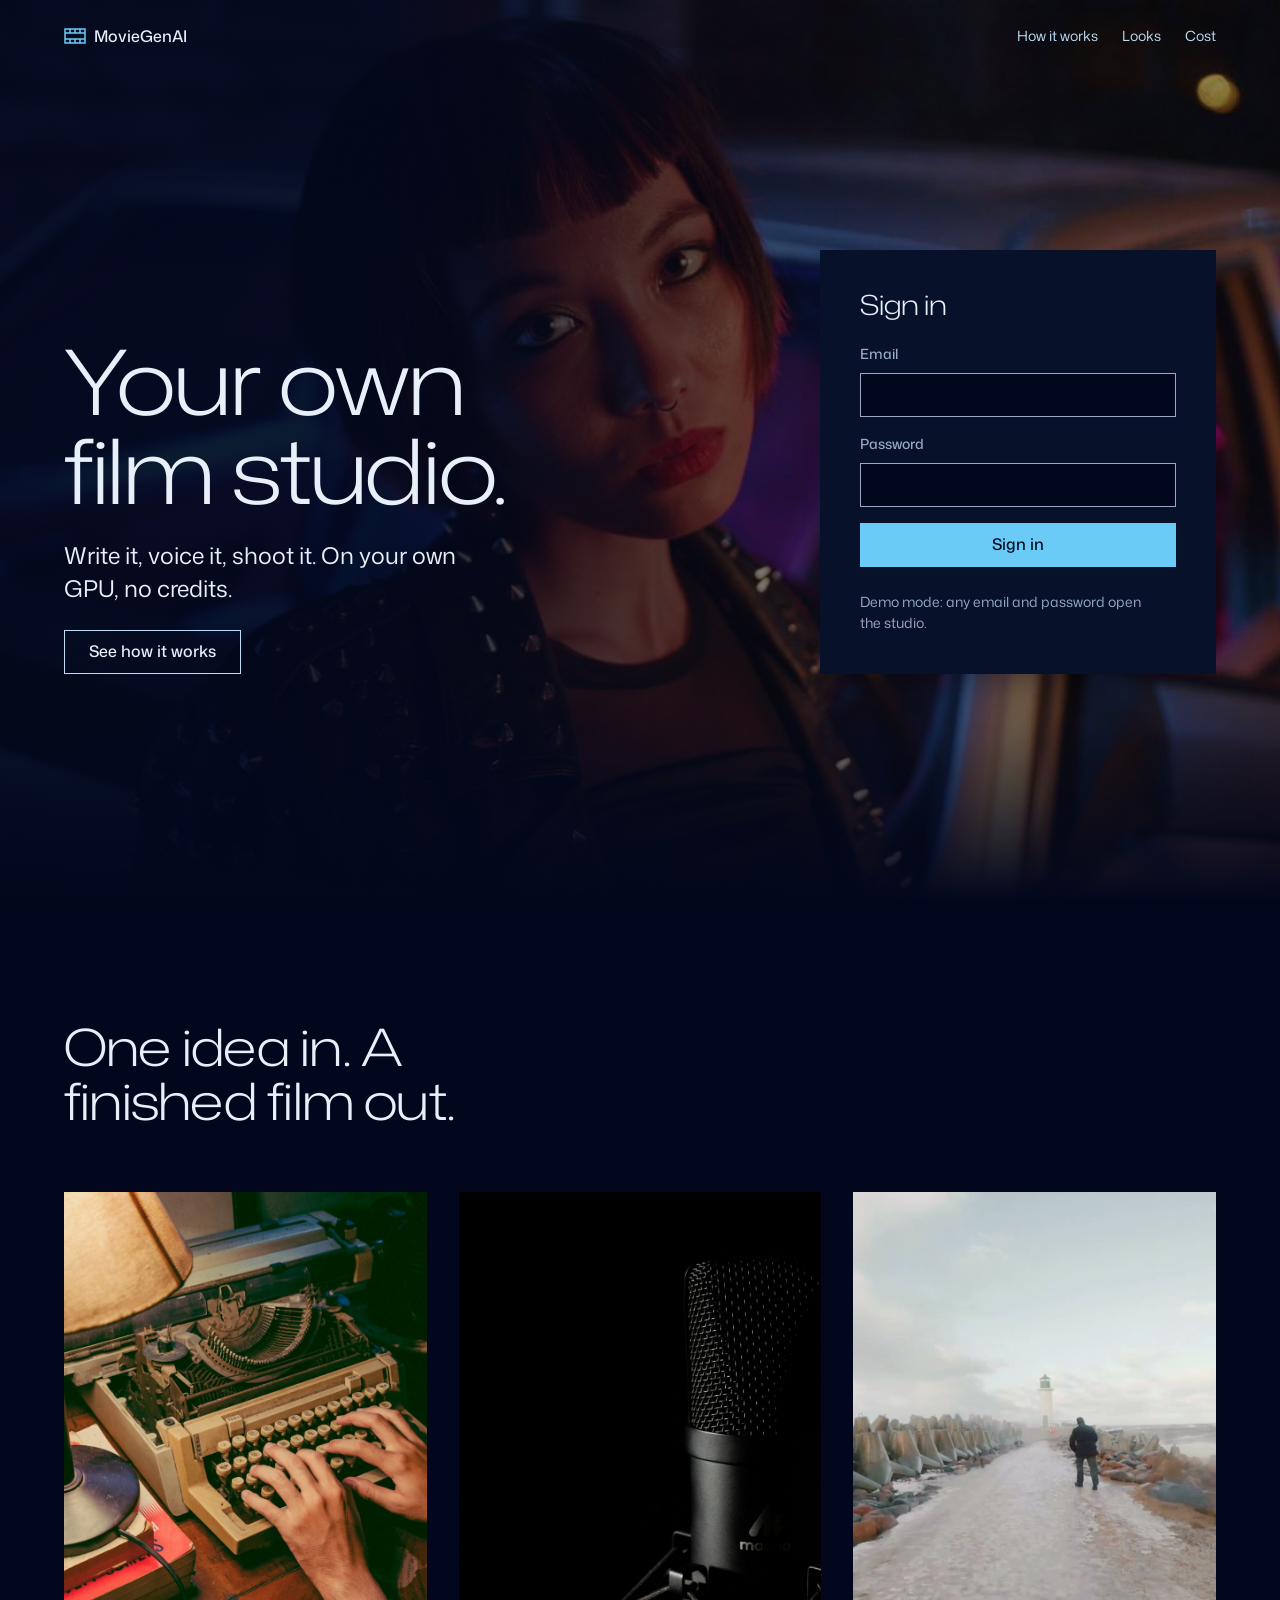
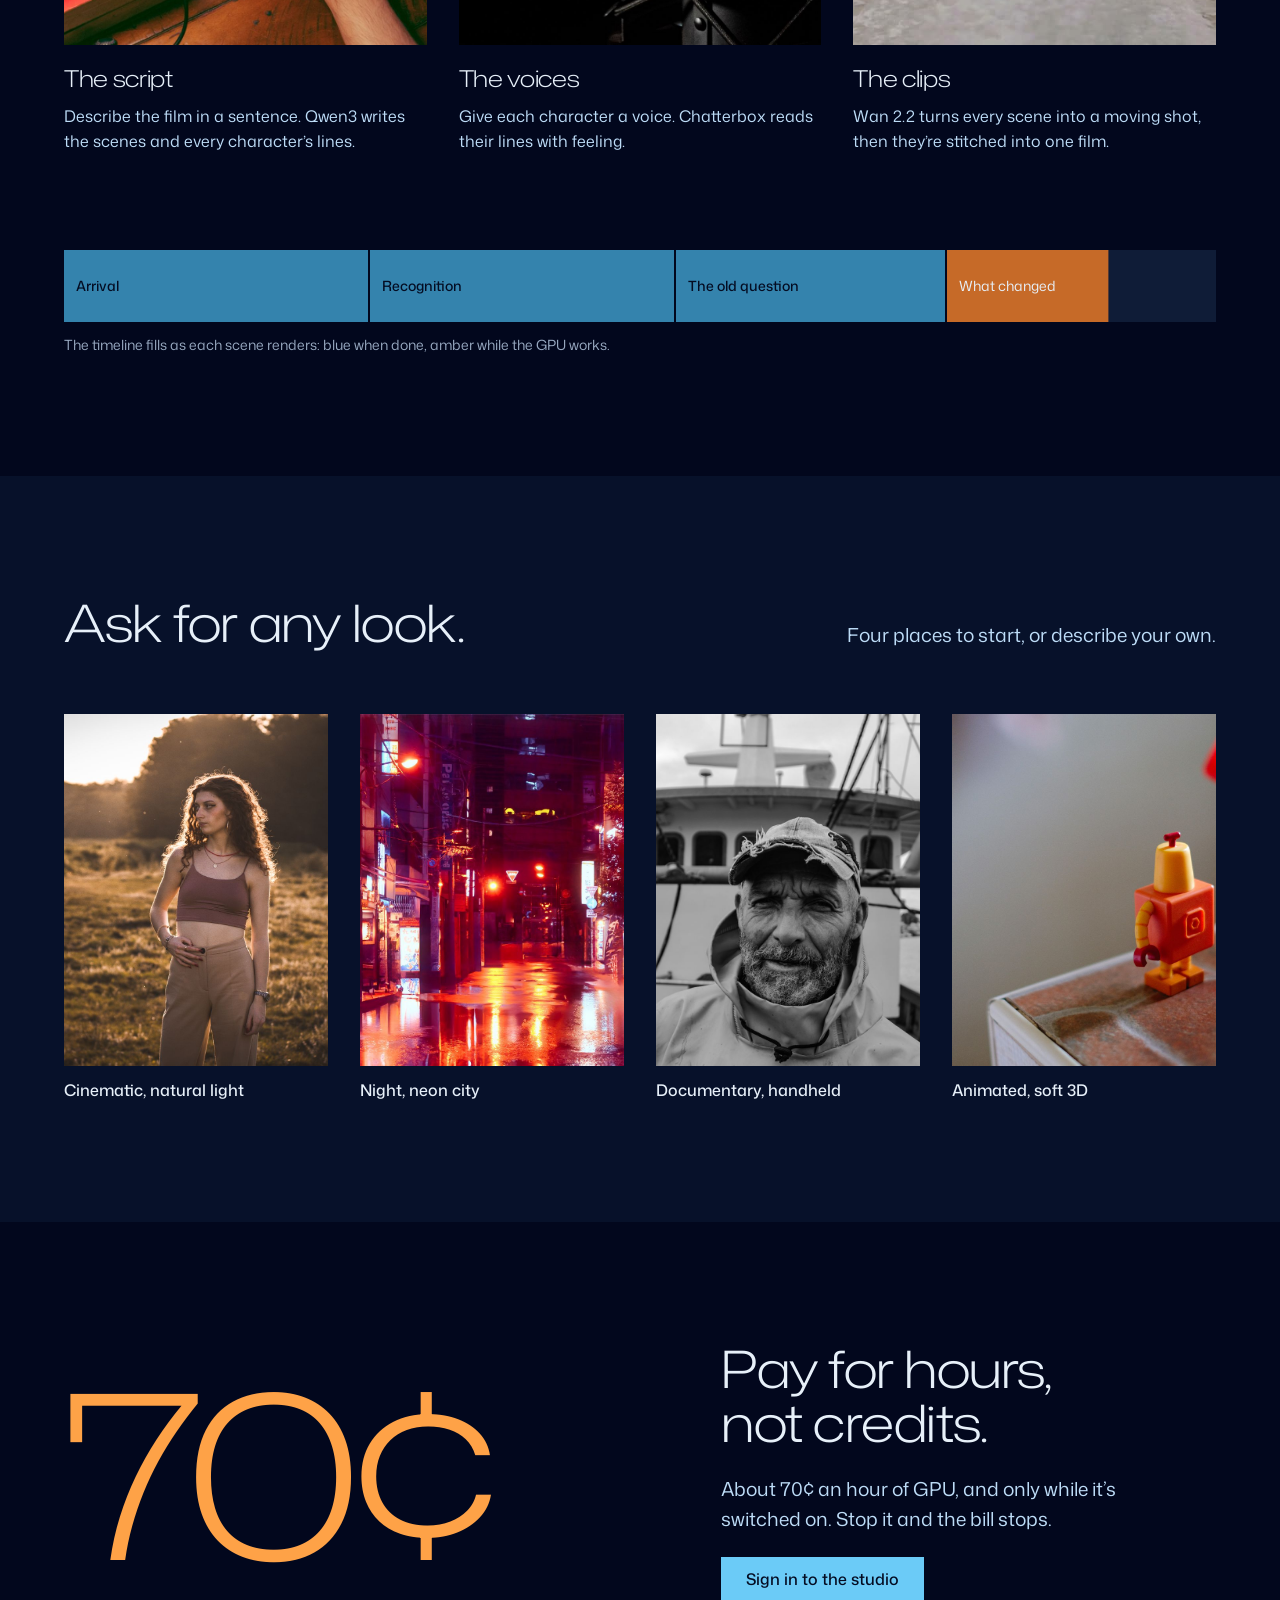
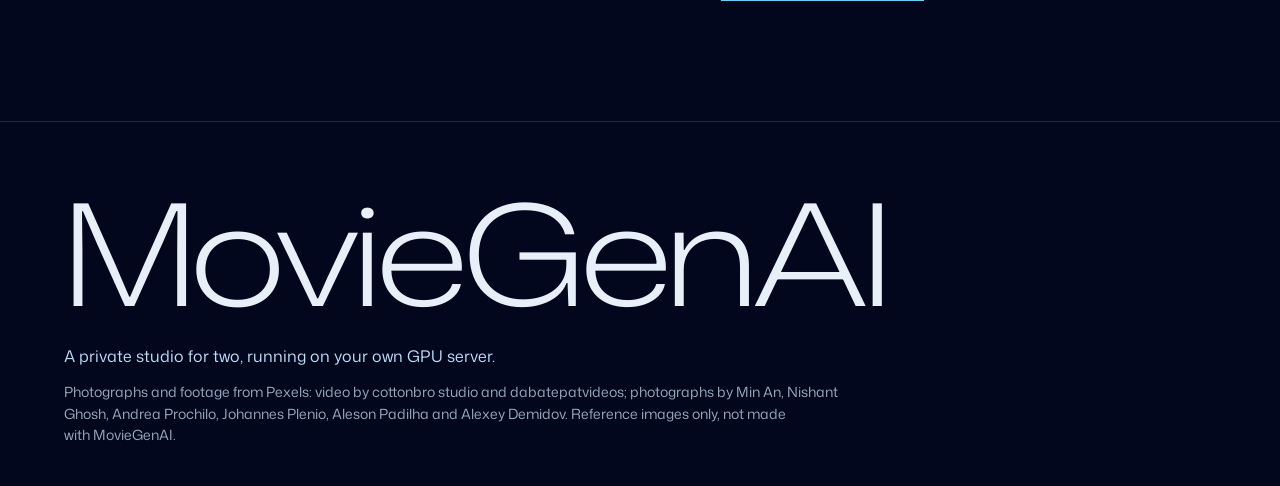
<file: index.html>
<!doctype html>
<html lang="en">
<head>
  <meta charset="utf-8">
  <meta name="viewport" content="width=device-width, initial-scale=1">
  <title>MovieGenAI Studio</title>
  <meta name="description" content="Private studio: idea to script, voices, clips and a finished movie.">
  <link rel="preconnect" href="https://fonts.googleapis.com">
  <link rel="preconnect" href="https://fonts.gstatic.com" crossorigin>
  <link href="https://fonts.googleapis.com/css2?family=Mona+Sans:wdth,wght@100,400;100,500;125,300&display=swap" rel="stylesheet">
  <link rel="stylesheet" href="app.css">
</head>
<body>
  <header class="bar">
    <a class="mark" href="./" aria-label="MovieGenAI, all films">
      <svg width="22" height="22" viewBox="0 0 22 22" aria-hidden="true"><rect x="1" y="4" width="20" height="14" fill="none" stroke="currentColor" stroke-width="1.5"/><path d="M1 8h20M1 14h20M6 4v4M11 4v4M16 4v4M6 14v4M11 14v4M16 14v4" stroke="currentColor" stroke-width="1.5"/></svg>
    </a>
    <button class="btn btn--text bar__films" id="films-btn" type="button">All films</button>
    <div class="bar__title" id="bar-title">
      <label class="visually-hidden" for="title-input">Film name</label>
      <input class="title-input" id="title-input" type="text" maxlength="80" autocomplete="off" spellcheck="false">
      <span class="save" id="save-state" role="status"></span>
    </div>
    <div class="gpu" id="gpu" role="status" aria-live="polite">
      <span class="gpu__state" id="gpu-state">GPU stopped</span>
      <span class="gpu__cost num" id="gpu-cost"></span>
      <button class="btn btn--secondary" id="gpu-toggle" type="button">Start GPU</button>
    </div>
    <button class="btn btn--text" id="sign-out" type="button">Sign out</button>
  </header>

  <p class="demo" id="demo-note" hidden>Demo mode. Scripts, voices and clips are placeholders until the GPU server is connected.</p>

  <!-- The library: every film as a picture -->
  <main class="library" id="library" hidden aria-labelledby="library-h">
    <div class="library__head">
      <h1 id="library-h">Your films</h1>
      <button class="btn btn--primary" id="film-new" type="button">New film</button>
    </div>
    <ul class="films" id="films"></ul>
  </main>

  <!-- The studio: story and cast on the left, the storyboard in the middle -->
  <main class="studio" id="studio">
    <aside class="side">
      <section class="panel" aria-labelledby="story-h">
        <h2 id="story-h">Story</h2>
        <form id="idea-form" class="stack">
          <label class="field">
            <span>What happens in it?</span>
            <textarea id="idea" name="idea" rows="4" required placeholder="Two old friends meet at a night ferry after twenty years. One of them never left town."></textarea>
          </label>
          <div class="pair">
            <fieldset class="field">
              <legend>Length</legend>
              <div class="seg seg--3">
                <label><input type="radio" name="length" value="30" checked><span>30 s</span></label>
                <label><input type="radio" name="length" value="60"><span>1 min</span></label>
                <label><input type="radio" name="length" value="120"><span>2 min</span></label>
              </div>
            </fieldset>
            <fieldset class="field">
              <legend>Clip quality</legend>
              <div class="seg seg--2">
                <label><input type="radio" name="quality" value="draft" checked><span>Draft</span></label>
                <label><input type="radio" name="quality" value="final"><span>Final</span></label>
              </div>
            </fieldset>
          </div>
          <label class="field">
            <span>Look</span>
            <select name="look" id="look">
              <option>Cinematic, natural light</option>
              <option>Night, neon city</option>
              <option>Documentary, handheld</option>
              <option>Animated, soft 3D</option>
            </select>
          </label>
          <button class="btn btn--primary" type="submit" id="write-btn">Write the script</button>
          <p class="hint" id="write-hint">Start the GPU to write the script.</p>
        </form>
      </section>

      <section class="panel" id="cast" aria-labelledby="cast-h" hidden>
        <h2 id="cast-h">Cast</h2>
        <form class="stack" id="cast-form">
          <label class="field">
            <span>Character</span>
            <select id="cast-char"></select>
          </label>
          <label class="field">
            <span>Name</span>
            <input type="text" id="cast-name" maxlength="60" autocomplete="off">
          </label>
          <div class="face">
            <div class="frame frame--face" id="face-frame"><span class="frame__label">No face yet</span></div>
            <div class="face__side">
              <label class="field">
                <span>Look</span>
                <textarea id="cast-look" rows="4" maxlength="400" placeholder="Man in his forties, grey beard, navy jacket"></textarea>
              </label>
            </div>
          </div>
          <div class="cast__acts">
            <button class="btn btn--secondary" type="button" id="face-make">Generate face</button>
            <label class="btn btn--secondary upload">
              <input type="file" id="face-upload" accept="image/*" class="visually-hidden">
              <span>Upload photo</span>
            </label>
          </div>
          <p class="hint" id="face-hint">The face is used in every scene this character speaks in, so they stay the same person.</p>
          <fieldset class="field">
            <legend>Accent</legend>
            <div class="seg seg--3">
              <label><input type="radio" name="c-accent" value="American"><span>American</span></label>
              <label><input type="radio" name="c-accent" value="British"><span>British</span></label>
              <label><input type="radio" name="c-accent" value=""><span>Any</span></label>
            </div>
          </fieldset>
          <fieldset class="field">
            <legend>Voice</legend>
            <div class="seg seg--2">
              <label><input type="radio" name="c-gender" value="woman"><span>Woman</span></label>
              <label><input type="radio" name="c-gender" value="man"><span>Man</span></label>
            </div>
          </fieldset>
          <fieldset class="field">
            <legend>Age</legend>
            <div class="seg seg--4">
              <label><input type="radio" name="c-age" value="child"><span>Child</span></label>
              <label><input type="radio" name="c-age" value="young"><span>Young</span></label>
              <label><input type="radio" name="c-age" value="adult"><span>Adult</span></label>
              <label><input type="radio" name="c-age" value="older"><span>Older</span></label>
            </div>
          </fieldset>
          <label class="field">
            <span>Voice type</span>
            <select id="cast-voice"></select>
          </label>
          <p class="hint" id="cast-empty" hidden></p>
          <div class="cast__acts">
            <button class="btn btn--secondary" type="button" id="cast-play">Play</button>
            <button class="btn btn--primary" type="submit" id="cast-save">Save character</button>
          </div>
          <p class="hint" id="cast-current"></p>
          <button class="btn btn--text cast__clone" type="button" id="clone-open">Clone a voice from a recording</button>
        </form>
      </section>
    </aside>

    <section class="board" aria-labelledby="board-h">
      <div class="board__head">
        <div>
          <h1 id="board-h">Storyboard</h1>
          <p class="board__meta num" id="board-meta"></p>
        </div>
        <button class="btn btn--secondary" id="make-all" type="button" hidden>Make every scene</button>
      </div>

      <div class="empty" id="empty">
        <p class="empty__lead">Four steps from an idea to a film you can download.</p>
        <ol class="steps" id="steps">
          <li data-step="gpu"><h2>Start the GPU</h2><p>Switch it on in the top bar. It bills by the hour until you stop it.</p></li>
          <li data-step="script"><h2>Describe the film</h2><p>Write the idea on the left. The script comes back as scenes, with lines for each character.</p></li>
          <li data-step="clips"><h2>Cast and make scenes</h2><p>Give each character a voice, then make every scene’s voices and clip.</p></li>
          <li data-step="movie"><h2>Build the movie</h2><p>The clips are stitched into one MP4 you can watch here and download.</p></li>
        </ol>
      </div>

      <ul class="shots" id="shots" aria-busy="false"></ul>

      <section class="final" id="final" aria-labelledby="final-h" hidden>
        <div class="board__head">
          <div>
            <h2 id="final-h">The movie</h2>
            <p class="board__meta num" id="final-meta"></p>
          </div>
          <button class="btn btn--secondary" id="download-btn" type="button">Download MP4</button>
        </div>
        <div class="frame frame--wide" id="final-frame"></div>
        <p class="hint" id="download-hint"></p>
      </section>
    </section>
  </main>

  <footer class="reel" id="reel" aria-label="Timeline">
    <div class="reel__track" id="reel-track" aria-hidden="true"></div>
    <div class="reel__foot">
      <p class="num" id="reel-meta">Nothing on the timeline</p>
      <button class="btn btn--primary" id="export-btn" type="button" disabled>Build the movie</button>
    </div>
  </footer>

  <div class="toast" id="toast" role="status" aria-live="polite" hidden></div>

  <template id="shot-tpl">
    <li class="shot">
      <button class="shot__open" type="button">
        <span class="frame" data-frame><span class="frame__label"></span><span class="frame__bar"><span></span></span></span>
      </button>
      <div class="shot__info">
        <p class="shot__title"></p>
        <span class="num muted shot__time"></span>
      </div>
      <p class="shot__line"></p>
      <div class="shot__foot">
        <span class="chips"><span class="chip" data-chip="voice"></span><span class="chip" data-chip="clip"></span></span>
        <button class="btn btn--secondary shot__next" type="button"></button>
      </div>
    </li>
  </template>

  <dialog class="sheet" id="shot-dialog" aria-labelledby="sd-title">
    <div class="sheet__head">
      <div>
        <h2 id="sd-title"></h2>
        <p class="num muted" id="sd-time"></p>
      </div>
      <button class="btn btn--secondary" type="button" id="sd-close">Close</button>
    </div>
    <div class="sheet__body">
      <div class="sheet__media">
        <div class="frame" id="sd-frame"><span class="frame__label"></span><span class="frame__bar"><span></span></span></div>
        <button class="btn btn--text" type="button" id="sd-play">Play scene</button>
      </div>
      <div class="sheet__side">
        <label class="field">
          <span>Shot</span>
          <textarea rows="5" id="sd-shot"></textarea>
        </label>
        <ul class="lines" id="sd-lines"></ul>
        <dl class="tasks">
          <div class="task" id="sd-voice"><dt>Voices</dt><dd class="task__state"></dd><dd class="task__acts"><button class="btn btn--text" type="button" data-play-voice>Play</button><button class="btn btn--secondary" type="button" data-act="voice"></button></dd></div>
          <div class="task" id="sd-clip"><dt>Clip</dt><dd class="task__state"></dd><dd class="task__acts"><button class="btn btn--secondary" type="button" data-act="clip"></button></dd></div>
        </dl>
      </div>
    </div>
  </dialog>

  <dialog class="sheet sheet--narrow" id="clone-dialog" aria-labelledby="clone-h">
    <div class="sheet__head">
      <h2 id="clone-h">Clone a voice</h2>
      <button class="btn btn--secondary" type="button" id="clone-close">Close</button>
    </div>
    <form class="stack" id="clone-form">
      <label class="field">
        <span>Recording, 10 to 20 seconds of one person talking</span>
        <input type="file" name="file" accept="audio/*" required>
      </label>
      <label class="field">
        <span>Name for this voice</span>
        <input type="text" name="name" maxlength="40" required>
      </label>
      <div class="pair">
        <label class="field">
          <span>Voice</span>
          <select name="gender" required><option value="woman">Woman</option><option value="man">Man</option></select>
        </label>
        <label class="field">
          <span>Age</span>
          <select name="age" required><option value="child">Child</option><option value="young">Young</option><option value="adult" selected>Adult</option><option value="older">Older</option></select>
        </label>
      </div>
      <label class="check">
        <input type="checkbox" name="consent" value="yes" required>
        <span>I have this person’s permission to copy their voice (a parent’s, for a child).</span>
      </label>
      <button class="btn btn--primary" type="submit" id="clone-btn">Add voice</button>
      <p class="hint" id="clone-hint">The voice joins the list, chosen for the character you’re casting.</p>
    </form>
  </dialog>

  <script src="api.js"></script>
  <script src="app.js"></script>
</body>
</html>
</file>
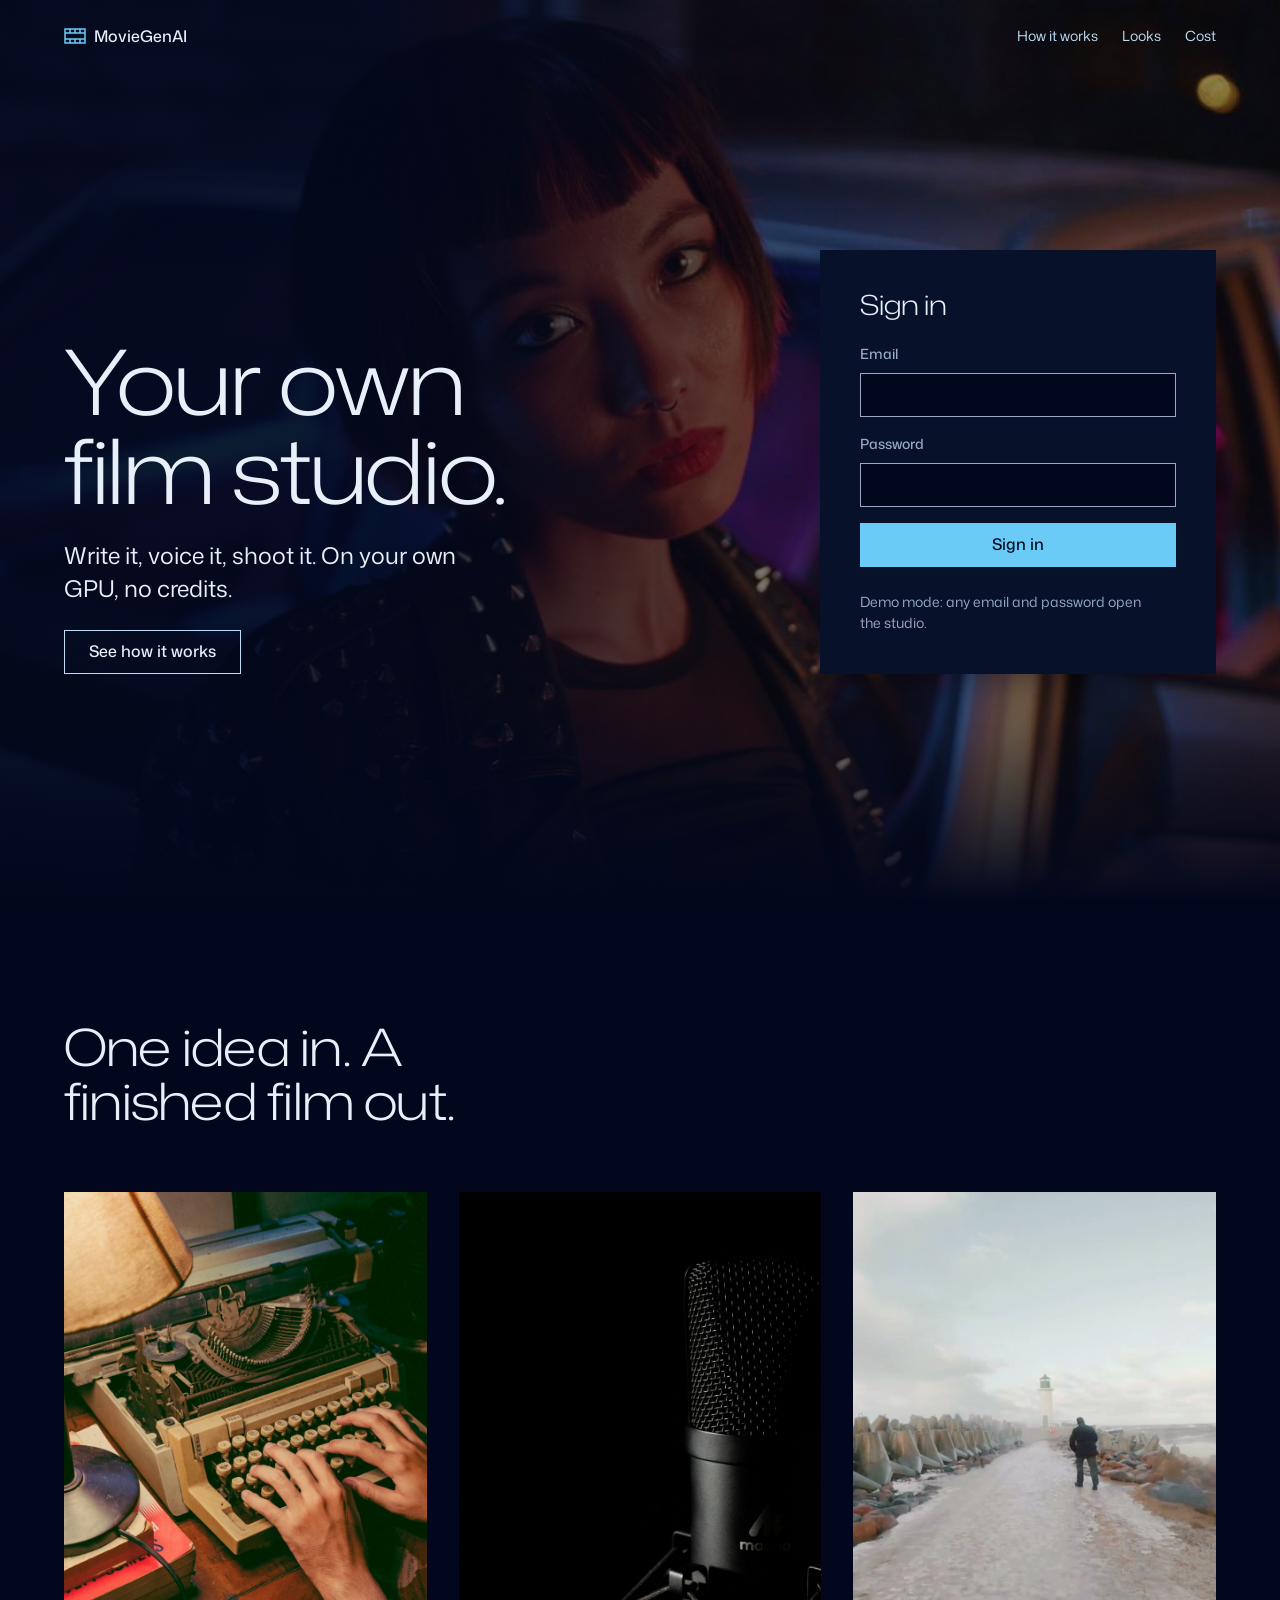
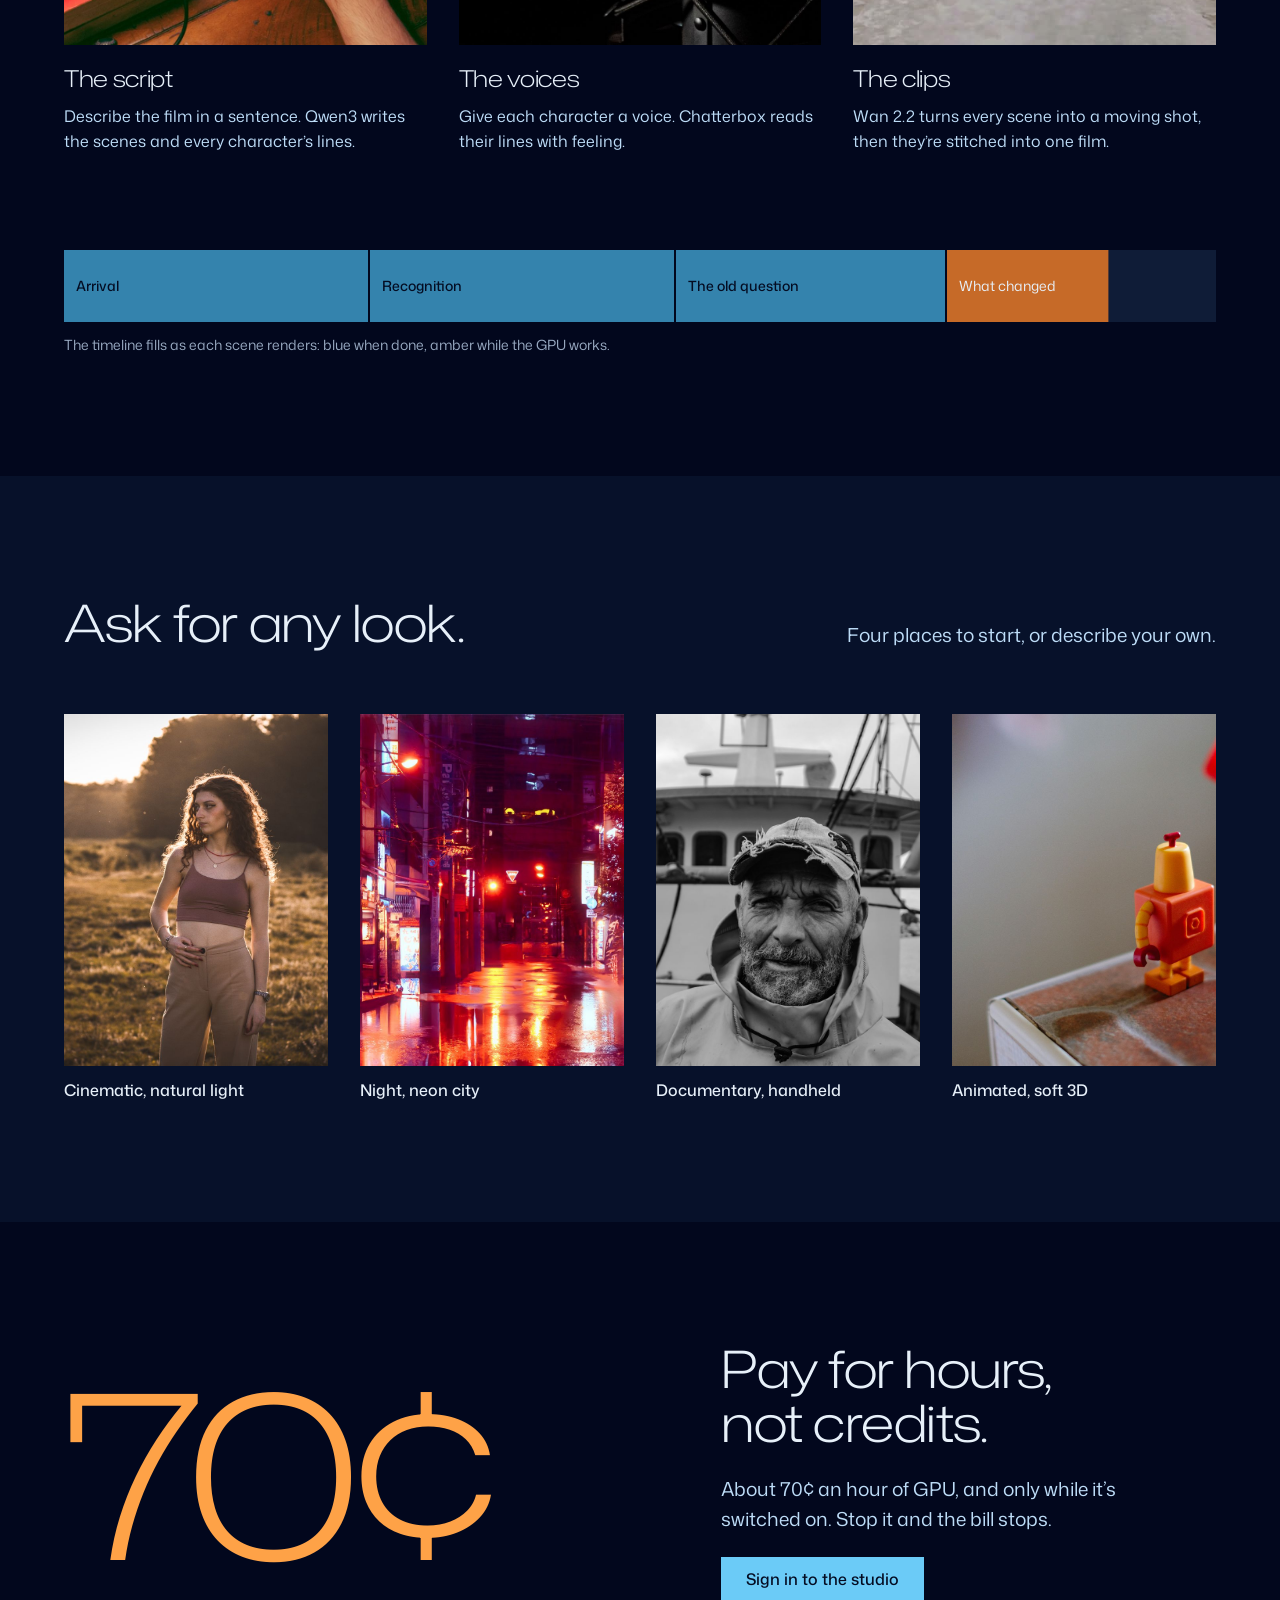
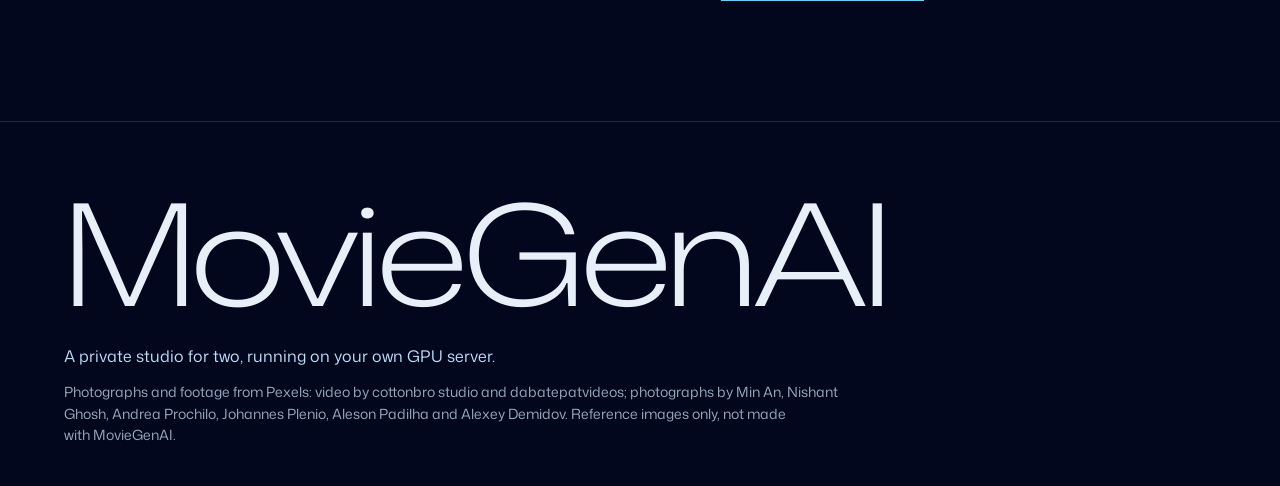
<file: login.html>
<!doctype html>
<html lang="en">
<head>
  <meta charset="utf-8">
  <meta name="viewport" content="width=device-width, initial-scale=1">
  <title>MovieGenAI</title>
  <meta name="description" content="A private film studio on your own GPU: write a script, voice it and turn every scene into a clip.">
  <link rel="preconnect" href="https://fonts.googleapis.com">
  <link rel="preconnect" href="https://fonts.gstatic.com" crossorigin>
  <link href="https://fonts.googleapis.com/css2?family=Mona+Sans:wdth,wght@100,400;100,500;125,300&display=swap" rel="stylesheet">
  <link rel="stylesheet" href="login.css">
</head>
<body>
  <header class="top">
    <div class="container top__in">
      <a class="mark" href="login.html" aria-label="MovieGenAI home">
        <svg width="22" height="22" viewBox="0 0 22 22" aria-hidden="true"><rect x="1" y="4" width="20" height="14" fill="none" stroke="currentColor" stroke-width="1.5"/><path d="M1 8h20M1 14h20M6 4v4M11 4v4M16 4v4M6 14v4M11 14v4M16 14v4" stroke="currentColor" stroke-width="1.5"/></svg>
        <span>MovieGenAI</span>
      </a>
      <nav aria-label="Page">
        <a href="#how">How it works</a>
        <a href="#looks">Looks</a>
        <a href="#cost">Cost</a>
      </nav>
    </div>
  </header>

  <main>
    <section class="hero" aria-labelledby="hero-h">
      <video class="hero__video" autoplay muted loop playsinline preload="metadata" poster="assets/hero-poster.jpg" aria-hidden="true">
        <source src="assets/hero.mp4" type="video/mp4">
      </video>
      <div class="container hero__in">
        <div class="hero__copy">
          <h1 id="hero-h">Your own film studio.</h1>
          <p class="lead">Write it, voice it, shoot it. On your own GPU, no credits.</p>
          <a class="btn btn--secondary" href="#how">See how it works</a>
        </div>

        <section class="signin" id="signin" aria-labelledby="signin-h">
          <h2 id="signin-h">Sign in</h2>
          <form id="signin-form" class="stack" novalidate>
            <label class="field">
              <span>Email</span>
              <input type="email" name="email" autocomplete="username" required>
            </label>
            <label class="field">
              <span>Password</span>
              <input type="password" name="password" autocomplete="current-password" required>
            </label>
            <p class="error" id="signin-error" role="alert" hidden></p>
            <button class="btn btn--primary" type="submit" id="signin-btn">Sign in</button>
          </form>
          <p class="note" id="demo-note" hidden>Demo mode: any email and password open the studio.</p>
        </section>
      </div>
    </section>

    <section class="how container" id="how" aria-labelledby="how-h">
      <h2 id="how-h">One idea in. A finished film out.</h2>
      <ol class="steps">
        <li>
          <figure class="shot"><img src="assets/script-typewriter.jpg" alt="Hands typing on a typewriter under a warm desk lamp" loading="lazy" width="1600" height="1024"></figure>
          <h3>The script</h3>
          <p>Describe the film in a sentence. Qwen3 writes the scenes and every character’s lines.</p>
        </li>
        <li>
          <figure class="shot"><img src="assets/voice-mic.jpg" alt="A studio microphone in the dark" loading="lazy" width="1600" height="1142"></figure>
          <h3>The voices</h3>
          <p>Give each character a voice. Chatterbox reads their lines with feeling.</p>
        </li>
        <li>
          <figure class="shot"><video src="assets/lighthouse.mp4" poster="assets/lighthouse-poster.jpg" autoplay muted loop playsinline preload="metadata" aria-label="A man walking along a pier towards a lighthouse"></video></figure>
          <h3>The clips</h3>
          <p>Wan 2.2 turns every scene into a moving shot, then they’re stitched into one film.</p>
        </li>
      </ol>

      <figure class="reel" aria-label="A film’s timeline: three scenes rendered, one rendering">
        <div class="reel__track">
          <div class="reel__span" data-done style="--dur: 8"><span>Arrival</span></div>
          <div class="reel__span" data-done style="--dur: 8"><span>Recognition</span></div>
          <div class="reel__span" data-done style="--dur: 7"><span>The old question</span></div>
          <div class="reel__span" data-busy style="--dur: 7"><span>What changed</span></div>
        </div>
        <figcaption>The timeline fills as each scene renders: blue when done, amber while the GPU works.</figcaption>
      </figure>
    </section>

    <section class="looks" id="looks" aria-labelledby="looks-h">
      <div class="container">
        <div class="looks__head">
          <h2 id="looks-h">Ask for any look.</h2>
          <p>Four places to start, or describe your own.</p>
        </div>
        <ul class="looks__grid">
          <li><figure><img src="assets/look-natural.jpg" alt="A woman in a meadow at sunset" loading="lazy" width="1600" height="1067"><figcaption>Cinematic, natural light</figcaption></figure></li>
          <li><figure><img src="assets/look-neon.jpg" alt="A wet city street at night under neon signs" loading="lazy" width="1600" height="900"><figcaption>Night, neon city</figcaption></figure></li>
          <li><figure><img src="assets/look-documentary.jpg" alt="A fisherman on a boat in black and white" loading="lazy" width="1600" height="900"><figcaption>Documentary, handheld</figcaption></figure></li>
          <li><figure><img src="assets/look-animated.jpg" alt="A small colourful toy robot" loading="lazy" width="1600" height="1067"><figcaption>Animated, soft 3D</figcaption></figure></li>
        </ul>
      </div>
    </section>

    <section class="cost container" id="cost" aria-labelledby="cost-h">
      <p class="cost__fig" aria-hidden="true">70¢</p>
      <div class="cost__copy">
        <h2 id="cost-h">Pay for hours, not credits.</h2>
        <p>About 70¢ an hour of GPU, and only while it’s switched on. Stop it and the bill stops.</p>
        <a class="btn btn--primary" href="#signin">Sign in to the studio</a>
      </div>
    </section>
  </main>

  <footer class="foot">
    <div class="container">
      <p class="foot__word">MovieGenAI</p>
      <p class="foot__line">A private studio for two, running on your own GPU server.</p>
      <p class="foot__credits">Photographs and footage from Pexels: video by cottonbro studio and dabatepatvideos; photographs by Min An, Nishant Ghosh, Andrea Prochilo, Johannes Plenio, Aleson Padilha and Alexey Demidov. Reference images only, not made with MovieGenAI.</p>
    </div>
  </footer>

  <script src="api.js"></script>
  <script>
    if (api.session()) location.replace("index.html");
    document.getElementById("demo-note").hidden = !api.demo;
    // Respect reduced motion: hold every video on its first frame.
    if (matchMedia("(prefers-reduced-motion: reduce)").matches) document.querySelectorAll("video").forEach((v) => { v.removeAttribute("autoplay"); v.pause(); });
    const form = document.getElementById("signin-form");
    const err = document.getElementById("signin-error");
    const btn = document.getElementById("signin-btn");
    form.addEventListener("submit", async (e) => {
      e.preventDefault();
      const f = new FormData(form);
      err.hidden = true;
      btn.disabled = true; btn.setAttribute("aria-busy", "true"); btn.textContent = "Signing in";
      try {
        await api.signIn(String(f.get("email")).trim(), String(f.get("password")));
        location.replace("index.html");
      } catch (x) {
        err.textContent = x.message; err.hidden = false;
        btn.disabled = false; btn.removeAttribute("aria-busy"); btn.textContent = "Sign in";
      }
    });
  </script>
</body>
</html>
</file>
<file: app.css>
/* Hallmark · shape: app screen · genre: atmospheric · theme: Midnight (deal 2/3, seed moviegenai-private-app-script-b11c·21a40b5d·2026-11-23·r0)
 * nav: top bar with the film's name editable in place, a film library of picture cards · signature: the storyboard, black 16:9 frames that shimmer while rendering and become the clip · states: library, empty (four live steps), writing (ghost cards), voice and clip busy (pulse, shimmer), error, done, playing, movie built
 * axes: dark/grotesk-sans/cool · posture: committed · contrast: pass · v2.0.0 */
/* Hallmark · pre-emit critique: P4 H4 E4 S4 R4 V4 · weakest: P, frames stay black until the GPU makes pictures; the shimmer says something is coming */
/* Hallmark · waive 23 · .reel__span::before fills accent-2, 32px tall, only for rendered clips · the reel is the theme's meter, its one moving line, never a field */
/* Hallmark · answered: a warm second signal (burn) at the owner's request; it marks only what is spending GPU time now */
@import url("./tokens.css");
@import url("./base.css");

:root {
  --color-burn: oklch(79% 0.15 62);
  --color-burn-2: oklch(62% 0.14 52);
  --color-void: oklch(9% 0.02 264);
  --color-sheen: oklch(95% 0.016 250 / 0.07);
  --side-w: 340px;
  --ctrl-h: 40px;
}

body { min-height: 100dvh; display: grid; grid-template-rows: auto auto 1fr auto; }
.muted { color: var(--color-muted); }

/* ---------- Top bar ---------- */
.bar {
  position: sticky; top: 0; z-index: var(--z-sticky-nav);
  display: flex; align-items: center; gap: var(--space-sm);
  padding: var(--space-xs) var(--space-lg); min-height: 60px;
  background: var(--color-paper); border-bottom: var(--rule-hair) solid var(--color-rule);
}
.mark { display: inline-flex; align-items: center; justify-content: center; min-width: 44px; min-height: 44px; color: var(--color-accent); }
.mark:focus-visible { outline: 2px solid var(--color-focus); outline-offset: 2px; }
.bar__title { display: flex; align-items: baseline; gap: var(--space-sm); flex: 1; min-width: 0; }
.bar input.title-input {
  flex: 0 1 28rem; min-width: 6rem; min-height: 40px; padding: 0 var(--space-xs);
  background: transparent; color: var(--color-ink); border: var(--rule-hair) solid transparent; border-radius: 0;
  font-size: var(--text-lg); font-weight: var(--display-weight); font-stretch: var(--display-stretch); letter-spacing: var(--tracking-display);
  text-overflow: ellipsis;
  transition: border-color var(--dur-micro) var(--ease-out), background-color var(--dur-micro) var(--ease-out);
}
.bar input.title-input:hover { border-color: var(--color-rule-2); }
.bar input.title-input:focus-visible { outline: 2px solid var(--color-focus); outline-offset: 0; background: var(--color-paper-2); }
.save { font-size: var(--text-sm); color: var(--color-muted); white-space: nowrap; }
.save[data-tone="error"] { color: var(--color-error); }
.gpu { display: flex; align-items: center; gap: var(--space-sm); font-size: var(--text-sm); margin-left: auto; }
.gpu__state, .gpu__cost { color: var(--color-muted); white-space: nowrap; }
.gpu[data-state="starting"] .gpu__state, .gpu[data-state="running"] .gpu__state, .gpu[data-state="running"] .gpu__cost { color: var(--color-burn); }
.gpu[data-state="running"] .btn--secondary { border-color: var(--color-burn-2); }
.demo { margin: 0; padding: var(--space-xs) var(--space-lg); background: var(--color-paper-2); color: var(--color-ink-2); font-size: var(--text-sm); max-width: none; }

/* ---------- Buttons ---------- */
.btn {
  display: inline-flex; align-items: center; justify-content: center; gap: var(--space-xs);
  min-height: var(--ctrl-h); padding: 0 var(--space-lg);
  border: var(--rule-hair) solid transparent; border-radius: var(--radius-pill);
  background: none; color: var(--color-ink); font-weight: 500; font-size: var(--text-sm);
  cursor: pointer; white-space: nowrap; text-decoration: none;
  transition: background-color var(--dur-short) var(--ease-out), border-color var(--dur-short) var(--ease-out), opacity var(--dur-short) var(--ease-out);
}
.btn--primary { background: var(--color-accent); color: var(--color-accent-ink); }
.btn--primary:hover { background: var(--color-focus); }
.btn--secondary { border-color: var(--color-rule-2); }
.btn--secondary:hover { background: var(--color-paper-3); }
.btn--text { padding: 0 var(--space-sm); color: var(--color-ink-2); }
.btn--text:hover { color: var(--color-ink); text-decoration: underline; text-decoration-color: var(--color-accent); }
.btn:active { opacity: 0.8; }
.btn:focus-visible { outline: 2px solid var(--color-focus); outline-offset: 2px; transition: none; }
.btn:disabled { opacity: 0.45; color: var(--color-muted); cursor: not-allowed; }
.btn--primary:disabled { background: var(--color-paper-3); color: var(--color-muted); opacity: 1; cursor: not-allowed; }
.btn:disabled:hover { background: none; text-decoration: none; }
.btn--primary:disabled:hover { background: var(--color-paper-3); }
/* Working: the label says what, the button breathes, nothing counts */
.btn[aria-busy="true"] { opacity: 1; color: var(--color-burn); border-color: var(--color-burn-2); cursor: progress; animation: breathe 1.4s var(--ease-in-out) infinite alternate; }
.btn--primary[aria-busy="true"] { background: var(--color-paper-3); }
@keyframes breathe { from { opacity: 0.55; } to { opacity: 1; } }

/* ---------- Fields ---------- */
.stack { display: flex; flex-direction: column; gap: var(--space-md); }
.pair { display: grid; grid-template-columns: repeat(2, minmax(0, 1fr)); gap: var(--space-sm); }
.field { display: flex; flex-direction: column; gap: var(--space-xs); border: 0; margin: 0; padding: 0; min-width: 0; }
.field > span, .field > legend { font-size: var(--text-sm); font-weight: 500; color: var(--color-muted); padding: 0; }
textarea, select, input[type="text"] {
  width: 100%; background: var(--color-paper); color: var(--color-ink);
  border: var(--rule-hair) solid var(--color-muted); border-radius: 0;
  padding: var(--space-sm); line-height: 1.5; resize: vertical;
  transition: border-color var(--dur-micro) var(--ease-out);
}
select, input[type="text"] { min-height: var(--ctrl-h); }
select { padding-block: 0; }
textarea:hover, select:hover, input[type="text"]:hover { border-color: var(--color-ink-2); }
textarea:focus-visible, select:focus-visible, input[type="text"]:focus-visible { outline: 2px solid var(--color-focus); outline-offset: 0; border-color: var(--color-focus); }
textarea::placeholder { color: var(--color-muted); }
textarea:disabled, select:disabled { background: var(--color-paper-2); color: var(--color-muted); border-color: var(--color-rule); cursor: not-allowed; }
.hint { font-size: var(--text-sm); color: var(--color-muted); }
.hint[data-tone="error"] { color: var(--color-error); }

.seg { display: grid; border: var(--rule-hair) solid var(--color-rule-2); }
.seg--2 { grid-template-columns: repeat(2, minmax(0, 1fr)); }
.seg--3 { grid-template-columns: repeat(3, minmax(0, 1fr)); }
.seg--4 { grid-template-columns: repeat(4, minmax(0, 1fr)); }
.seg label { position: relative; min-width: 0; }
.seg input { position: absolute; opacity: 0; inset: 0; margin: 0; cursor: pointer; }
.seg span { display: flex; align-items: center; justify-content: center; min-height: 38px; padding: 0 var(--space-2xs); font-size: var(--text-sm); font-weight: 500; transition: background-color var(--dur-micro) var(--ease-out); }
.seg label + label span { border-left: var(--rule-hair) solid var(--color-rule-2); }
.seg input:hover + span { background: var(--color-paper-3); }
.seg input:checked + span { background: var(--color-ink); color: var(--color-paper); }
.seg input:focus-visible + span { outline: 2px solid var(--color-focus); outline-offset: -2px; }
.check { display: grid; grid-template-columns: 20px minmax(0, 1fr); gap: var(--space-sm); align-items: start; font-size: var(--text-sm); color: var(--color-ink-2); cursor: pointer; }
.check input { width: 18px; height: 18px; margin: var(--space-3xs) 0 0; accent-color: var(--color-accent); }
input[type="file"] { color: var(--color-ink-2); font-size: var(--text-sm); }

/* ---------- Studio layout ---------- */
.studio { display: grid; grid-template-columns: var(--side-w) minmax(0, 1fr); min-height: 0; }
.side { background: var(--color-paper-2); border-right: var(--rule-hair) solid var(--color-rule); }
.panel { padding: var(--space-lg); display: flex; flex-direction: column; gap: var(--space-md); }
.panel + .panel { border-top: var(--rule-hair) solid var(--color-rule); }
.panel h2 { font-size: var(--text-xl); font-stretch: var(--display-stretch); }
.cast__acts { display: grid; grid-template-columns: minmax(0, 1fr) minmax(0, 1fr); gap: var(--space-xs); }
.cast__clone { align-self: flex-start; padding: 0; min-height: 44px; }

.board { padding: var(--space-lg) var(--space-xl) var(--space-2xl); min-width: 0; }
.board__head { display: flex; align-items: flex-end; justify-content: space-between; gap: var(--space-md); flex-wrap: wrap; margin-bottom: var(--space-lg); }
.board__head h1, .board__head h2 { font-size: var(--text-2xl); font-stretch: var(--display-stretch); }
.board__meta { color: var(--color-muted); font-size: var(--text-sm); margin-top: var(--space-2xs); }

/* ---------- Frames: black until there's a picture ---------- */
.frame {
  position: relative; display: block; aspect-ratio: 16 / 9; width: 100%; overflow: hidden;
  background: var(--color-void); color: var(--color-muted);
}
.frame > video { position: absolute; inset: 0; width: 100%; height: 100%; object-fit: cover; background: var(--color-void); }
.frame--wide > video { object-fit: contain; }
.frame__label { position: absolute; inset: 0; display: grid; place-items: center; padding: var(--space-md); text-align: center; font-size: var(--text-sm); }
.frame[data-state="busy"] .frame__label { color: var(--color-burn); }
.frame[data-state="error"] .frame__label { color: var(--color-error); }
.frame__bar { position: absolute; left: 0; right: 0; bottom: 0; height: 2px; display: none; }
.frame[data-state="busy"] .frame__bar { display: block; background: var(--color-rule); }
.frame__bar > span { display: block; height: 100%; background: var(--color-burn); transform-origin: left; transform: scaleX(0); transition: transform var(--dur-long) var(--ease-out); }
/* The lazy-load sweep: a faint band passing over the black, like a picture on its way */
.shimmer { position: relative; overflow: hidden; }
.shimmer::after {
  content: ""; position: absolute; top: 0; bottom: 0; left: 0; width: 45%;
  background: var(--color-sheen); transform: translateX(-110%) skewX(-12deg);
  animation: sweep 1.8s var(--ease-in-out) infinite; pointer-events: none;
}
@keyframes sweep { to { transform: translateX(260%) skewX(-12deg); } }

/* ---------- The storyboard ---------- */
.shots { list-style: none; margin: 0; padding: 0; display: grid; grid-template-columns: repeat(auto-fill, minmax(260px, 1fr)); gap: var(--space-lg) var(--space-md); }
.shot { display: flex; flex-direction: column; gap: var(--space-xs); min-width: 0; }
.shot__open { display: block; padding: 0; border: 0; background: none; cursor: pointer; }
.shot__open:hover .frame { outline: var(--rule-hair) solid var(--color-rule-2); outline-offset: 2px; }
.shot__open:focus-visible { outline: 2px solid var(--color-focus); outline-offset: 2px; }
.shot__info { display: flex; align-items: baseline; justify-content: space-between; gap: var(--space-xs); margin-top: var(--space-2xs); }
.shot__title { font-weight: 500; overflow: hidden; text-overflow: ellipsis; white-space: nowrap; min-width: 0; }
.shot__time { font-size: var(--text-xs); white-space: nowrap; }
.shot__line { font-size: var(--text-sm); color: var(--color-ink-2); display: -webkit-box; -webkit-line-clamp: 2; -webkit-box-orient: vertical; overflow: hidden; min-height: 2.9em; }
.shot__foot { display: flex; align-items: center; justify-content: space-between; gap: var(--space-xs); margin-top: auto; }
.shot__next { min-height: 36px; padding: 0 var(--space-md); }
.chips { display: flex; gap: var(--space-2xs); }
.chip { display: inline-flex; align-items: center; min-height: 24px; padding: 0 var(--space-xs); font-size: var(--text-xs); font-weight: 500; color: var(--color-muted); background: var(--color-paper-2); }
.chip[data-state="done"] { color: var(--color-accent-ink); background: var(--color-accent-2); }
.chip[data-state="busy"] { color: var(--color-burn); background: var(--color-paper-3); animation: breathe 1.4s var(--ease-in-out) infinite alternate; }
.chip[data-state="error"] { color: var(--color-error); background: var(--color-paper-2); }
.shot--ghost .frame { background: var(--color-paper-2); }
.ghostline { display: block; height: 12px; background: var(--color-paper-2); margin-top: var(--space-xs); }
.ghostline--short { width: 60%; }

/* ---------- Library ---------- */
.library { padding: var(--space-xl) var(--space-xl) var(--space-2xl); width: 100%; max-width: var(--container); margin-inline: auto; }
.library__head { display: flex; align-items: flex-end; justify-content: space-between; gap: var(--space-md); margin-bottom: var(--space-xl); }
.library h1 { font-size: var(--text-3xl); font-stretch: var(--display-stretch); }
.films { list-style: none; margin: 0; padding: 0; display: grid; grid-template-columns: repeat(auto-fill, minmax(280px, 1fr)); gap: var(--space-xl) var(--space-lg); }
.filmcard { display: flex; flex-direction: column; gap: var(--space-2xs); min-width: 0; }
.filmcard__open { display: flex; flex-direction: column; gap: var(--space-xs); padding: 0; border: 0; background: none; color: inherit; text-align: left; cursor: pointer; font: inherit; }
.filmcard__open:hover .frame { outline: var(--rule-hair) solid var(--color-rule-2); outline-offset: 2px; }
.filmcard__open:focus-visible { outline: 2px solid var(--color-focus); outline-offset: 2px; }
.filmcard__title { font-size: var(--text-lg); font-weight: 500; margin-top: var(--space-2xs); }
.filmcard__meta { font-size: var(--text-sm); color: var(--color-muted); }
.filmcard__delete { align-self: flex-start; padding: 0; min-height: 32px; }

/* ---------- Empty state ---------- */
.empty { padding-top: var(--space-md); }
.empty__lead { font-size: var(--text-xl); font-weight: var(--display-weight); font-stretch: var(--display-stretch); letter-spacing: var(--tracking-display); max-width: 30ch; margin-bottom: var(--space-2xl); }
.steps { list-style: none; margin: 0; padding: 0; display: grid; grid-template-columns: repeat(4, minmax(0, 1fr)); gap: var(--space-lg); }
.steps li { border-top: 2px solid var(--color-rule-2); padding-top: var(--space-md); display: flex; flex-direction: column; gap: var(--space-xs); color: var(--color-muted); }
.steps h2 { font-size: var(--text-lg); font-weight: var(--display-weight); font-stretch: var(--display-stretch); color: var(--color-muted); }
.steps li[data-state="done"] { border-top-color: var(--color-accent-2); }
.steps li[data-state="done"] h2 { color: var(--color-ink-2); }
.steps li[data-state="current"] { border-top-color: var(--color-accent); color: var(--color-ink-2); }
.steps li[data-state="current"] h2 { color: var(--color-ink); }

/* ---------- The scene sheet and other dialogs ---------- */
.sheet {
  width: 100%; max-width: 64rem; max-height: calc(100dvh - 2 * var(--space-md)); margin: auto;
  padding: var(--space-lg); border: 0; border-radius: 0;
  background: var(--color-paper-2); color: var(--color-ink); box-shadow: var(--shadow-card); /* taste-skill-ignore: a dialog floats */
}
.sheet--narrow { max-width: 32rem; }
.sheet::backdrop { background: color-mix(in oklab, var(--color-void) 80%, transparent); }
.sheet__head { display: flex; align-items: flex-start; justify-content: space-between; gap: var(--space-md); margin-bottom: var(--space-lg); }
.sheet__head h2 { font-size: var(--text-xl); font-stretch: var(--display-stretch); }
.sheet__body { display: grid; grid-template-columns: minmax(0, 3fr) minmax(0, 2fr); gap: var(--space-lg); }
.sheet__media { display: flex; flex-direction: column; gap: var(--space-xs); align-items: flex-start; }
.sheet__side { display: flex; flex-direction: column; gap: var(--space-md); min-width: 0; }
.lines { list-style: none; margin: 0; padding: 0; display: flex; flex-direction: column; gap: var(--space-xs); }
.line { display: grid; grid-template-columns: 5.5rem minmax(0, 1fr); gap: var(--space-sm); }
.line__who { font-size: var(--text-sm); font-weight: 500; color: var(--color-ink-2); }
.tasks { margin: 0; display: flex; flex-direction: column; border-top: var(--rule-hair) solid var(--color-rule); }
.task { display: grid; grid-template-columns: 4.5rem minmax(0, 1fr) auto; align-items: center; gap: var(--space-sm); padding: var(--space-xs) 0; border-bottom: var(--rule-hair) solid var(--color-rule); min-height: 52px; }
.task dt { font-weight: 500; }
.task dd { margin: 0; }
.task__state { font-size: var(--text-sm); color: var(--color-muted); }
.task__state[data-tone="busy"] { color: var(--color-burn); }
.task__state[data-tone="done"] { color: var(--color-ink); }
.task__state[data-tone="error"] { color: var(--color-error); }
.task__acts { display: flex; gap: var(--space-xs); align-items: center; justify-content: flex-end; }
.task__acts .btn--secondary { min-height: 36px; padding: 0 var(--space-md); }

/* ---------- The movie ---------- */
.final { padding-top: var(--space-2xl); max-width: 960px; }

/* ---------- The reel ---------- */
.reel { position: sticky; bottom: 0; z-index: var(--z-sticky); background: var(--color-paper-2); border-top: var(--rule-hair) solid var(--color-rule); padding: var(--space-sm) var(--space-lg) var(--space-md); }
.reel__track { display: flex; gap: var(--space-3xs); height: 32px; }
.reel__span { position: relative; flex: var(--dur) 1 0; min-width: 0; background: var(--color-paper-3); overflow: hidden; display: flex; align-items: center; padding: 0 var(--space-xs); font-size: var(--text-xs); color: var(--color-muted); white-space: nowrap; }
.reel__span > span { position: relative; z-index: 1; overflow: hidden; text-overflow: ellipsis; }
.reel__span::before { content: ""; position: absolute; inset: 0; background: var(--color-accent-2); transform-origin: left; transform: scaleX(var(--fill, 0)); transition: transform var(--dur-long) var(--ease-out); }
.reel__span[data-busy]::before { background: var(--color-burn-2); }
.reel__span[data-busy] { color: var(--color-ink); }
.reel__span[data-done] { color: var(--color-accent-ink); font-weight: 500; }
.reel__foot { display: flex; align-items: center; justify-content: space-between; gap: var(--space-md); margin-top: var(--space-sm); font-size: var(--text-sm); color: var(--color-ink-2); }

.toast { position: fixed; right: var(--space-lg); bottom: 120px; z-index: var(--z-toast); max-width: 40ch; padding: var(--space-sm) var(--space-md); background: var(--color-paper-3); box-shadow: var(--shadow-card); /* taste-skill-ignore: toast floats over the page */ font-size: var(--text-sm); }

/* ---------- Smaller screens ---------- */
@media (max-width: 80rem) { .steps { grid-template-columns: repeat(2, minmax(0, 1fr)); row-gap: var(--space-xl); } }
@media (max-width: 64rem) {
  .studio { grid-template-columns: minmax(0, 1fr); }
  .side { border-right: 0; border-bottom: var(--rule-hair) solid var(--color-rule); }
  .board, .library { padding: var(--space-lg) var(--space-md) var(--space-2xl); }
  .sheet__body { grid-template-columns: minmax(0, 1fr); }
  .gpu__cost { display: none; }
}
@media (max-width: 40rem) {
  .bar { flex-wrap: wrap; padding-inline: var(--space-md); }
  .bar__title { order: 3; flex-basis: 100%; }
  .gpu__state { display: none; }
  .steps { grid-template-columns: minmax(0, 1fr); }
  .pair { grid-template-columns: minmax(0, 1fr); }
  .reel { padding-inline: var(--space-md); }
}
@media (prefers-reduced-motion: reduce) {
  .shimmer::after { animation: none; opacity: 0; }
  .btn[aria-busy="true"], .chip[data-state="busy"] { animation: none; }
  .frame__bar > span, .reel__span::before { transition: none; }
}

/* ---------- Character faces ---------- */
.face { display: grid; grid-template-columns: 112px minmax(0, 1fr); gap: var(--space-sm); align-items: start; }
.frame--face { aspect-ratio: 1; }
.frame--face > img { position: absolute; inset: 0; width: 100%; height: 100%; object-fit: cover; }
.face__side textarea { min-height: 112px; font-size: var(--text-sm); }
.upload { position: relative; cursor: pointer; }
.upload:focus-within { outline: 2px solid var(--color-focus); outline-offset: 2px; }
.frame__still { position: absolute; inset: 0; width: 100%; height: 100%; object-fit: cover; opacity: 0.6; }
.shot__face { position: absolute; left: var(--space-xs); bottom: var(--space-xs); width: 36px; height: 36px; object-fit: cover; z-index: 1; outline: var(--rule-hair) solid var(--color-rule-2); }
</file>
<file: login.css>
/* Hallmark · shape: landing with sign-in, five sections · genre: atmospheric · theme: Midnight (deal 2/3, seed moviegenai-private-app-script-b11c·21a40b5d·2026-11-23·r0)
 * nav: wordmark left, three anchors right · footer: the name at width, one line, credits · hero: full-bleed muted film loop, head and sentence on columns 1 to 7, sign-in on 8 to 12 · signature: the moving shot behind the sign-in, then the reel filling blue and amber
 * axes: dark/grotesk-sans/cool · posture: committed · contrast: pass · imagery: Pexels footage and photographs, credited in the footer, shown as references, never as output · v2.0.0 */
/* Hallmark · pre-emit critique: P4 H4 E4 S4 R4 V4 · weakest: P, the looks are stock references; captions and the credit say so */
/* Hallmark · answered: photographs in their own colour at the owner's request (inviting, like the tools he uses), against the theme's duotone; one treatment for all of them */
/* Hallmark · answered: a warm second signal (burn) at the owner's request; it marks only the scene still rendering */
@import url("./tokens.css");
@import url("./base.css");

:root {
  --color-burn: oklch(79% 0.15 62);
  --color-burn-2: oklch(62% 0.14 52);
  --color-scrim: oklch(14% 0.048 264 / 0.88);
  --color-scrim-clear: oklch(14% 0.048 264 / 0.15);
  --ctrl-h: 44px;
}

/* Nav */
.top { position: absolute; inset: 0 0 auto; z-index: var(--z-sticky-nav); }
.top__in { display: flex; align-items: center; justify-content: space-between; min-height: 72px; gap: var(--space-md); }
.mark { display: inline-flex; align-items: center; gap: var(--space-xs); text-decoration: none; font-weight: 500; min-height: 44px; }
.mark svg { color: var(--color-accent); }
.top nav { display: flex; gap: var(--space-lg); font-size: var(--text-sm); }
.top nav a { text-decoration: none; min-height: 44px; display: inline-flex; align-items: center; color: var(--color-ink-2); }
.top nav a:hover, .mark:hover span { text-decoration: underline; text-decoration-color: var(--color-accent); color: var(--color-ink); }

/* Hero: the film plays behind */
.hero { position: relative; min-height: min(100dvh, 920px); display: flex; align-items: center; overflow: hidden; background: var(--color-paper); color: var(--color-ink); }
.hero__video { position: absolute; inset: 0; width: 100%; height: 100%; object-fit: cover; }
.hero::after {
  content: ""; position: absolute; inset: 0; pointer-events: none;
  background: linear-gradient(90deg, var(--color-scrim) 0%, var(--color-scrim) 30%, var(--color-scrim-clear) 75%), /* taste-skill-ignore: neutral scrim over the film */
              linear-gradient(0deg, var(--color-paper) 0%, transparent 25%); /* taste-skill-ignore: neutral scrim over the film */
}
.hero__in {
  position: relative; z-index: var(--z-raised);
  display: grid; grid-template-columns: minmax(0, 7fr) minmax(0, 4fr); gap: var(--space-2xl);
  align-items: end; padding-block: 120px var(--space-3xl);
}
.hero__copy { display: flex; flex-direction: column; align-items: flex-start; gap: var(--space-lg); min-width: 0; }
.hero h1 { font-size: clamp(3rem, 7vw, 6.5rem); font-stretch: var(--display-stretch); line-height: 1; max-width: 11ch; }
.hero .lead { font-size: var(--text-xl); color: var(--color-ink); max-width: 30ch; }

/* Sign-in */
.signin { background: var(--color-paper-2); padding: var(--space-xl); display: flex; flex-direction: column; gap: var(--space-lg); box-shadow: var(--shadow-card); /* taste-skill-ignore: the form floats over the film */ }
.signin h2 { font-size: var(--text-2xl); font-stretch: var(--display-stretch); }
.stack { display: flex; flex-direction: column; gap: var(--space-md); }
.field { display: flex; flex-direction: column; gap: var(--space-xs); }
.field > span { font-size: var(--text-sm); font-weight: 500; color: var(--color-muted); }
input {
  width: 100%; min-height: var(--ctrl-h); padding: 0 var(--space-sm);
  background: var(--color-paper); color: var(--color-ink);
  border: var(--rule-hair) solid var(--color-muted); border-radius: 0;
  transition: border-color var(--dur-micro) var(--ease-out);
}
input:hover { border-color: var(--color-ink-2); }
input:focus-visible { outline: 2px solid var(--color-focus); outline-offset: 0; border-color: var(--color-focus); }
input:disabled { background: var(--color-paper-2); color: var(--color-muted); cursor: not-allowed; }
.error { color: var(--color-error); font-size: var(--text-sm); }
.note { font-size: var(--text-sm); color: var(--color-muted); }

/* Buttons */
.btn {
  display: inline-flex; align-items: center; justify-content: center;
  min-height: var(--ctrl-h); padding: 0 var(--space-lg);
  border: var(--rule-hair) solid transparent; border-radius: var(--radius-pill);
  font-weight: 500; cursor: pointer; text-decoration: none; color: var(--color-ink); background: none;
  transition: background-color var(--dur-short) var(--ease-out), border-color var(--dur-short) var(--ease-out), opacity var(--dur-short) var(--ease-out);
}
.btn--primary { background: var(--color-accent); color: var(--color-accent-ink); }
.btn--primary:hover { background: var(--color-focus); }
.btn--secondary { border-color: var(--color-ink-2); }
.btn--secondary:hover { background: var(--color-paper-3); }
.btn:active { opacity: 0.8; }
.btn:focus-visible { outline: 2px solid var(--color-focus); outline-offset: 2px; transition: none; }
.btn:disabled { background: var(--color-paper-3); color: var(--color-muted); cursor: not-allowed; }
.btn[aria-busy="true"] { cursor: progress; }

/* Sections */
.how, .cost { padding-block: var(--section-gap-s); }
.how > h2, .looks h2, .cost h2 { font-size: clamp(2rem, 4vw, 3.5rem); font-stretch: var(--display-stretch); max-width: 18ch; }

.steps { list-style: none; margin: var(--space-2xl) 0 0; padding: 0; display: grid; grid-template-columns: repeat(3, minmax(0, 1fr)); gap: var(--gap-columns); }
.steps li { display: flex; flex-direction: column; gap: var(--space-sm); min-width: 0; }
.steps h3 { font-size: var(--text-xl); font-weight: var(--display-weight); font-stretch: var(--display-stretch); margin-top: var(--space-xs); }
.steps p { color: var(--color-ink-2); max-width: 36ch; }
.shot { margin: 0; aspect-ratio: 4 / 5; overflow: hidden; background: var(--color-paper-2); }
.shot img, .shot video { width: 100%; height: 100%; object-fit: cover; }

.reel { margin: var(--space-3xl) 0 0; display: flex; flex-direction: column; gap: var(--space-sm); }
.reel__track { display: flex; gap: var(--space-3xs); height: 72px; }
.reel__span {
  position: relative; flex: var(--dur) 1 0; min-width: 0; overflow: hidden;
  display: flex; align-items: center; padding: 0 var(--space-sm);
  background: var(--color-paper-3); color: var(--color-muted);
  font-size: var(--text-sm); white-space: nowrap;
}
.reel__span > span { position: relative; z-index: 1; overflow: hidden; text-overflow: ellipsis; }
.reel__span::before { content: ""; position: absolute; inset: 0; transform-origin: left; }
.reel__span[data-done] { color: var(--color-accent-ink); font-weight: 500; }
.reel__span[data-done]::before { background: var(--color-accent-2); }
.reel__span[data-busy] { color: var(--color-ink); }
.reel__span[data-busy]::before { background: var(--color-burn-2); transform: scaleX(0.6); animation: render 2.4s var(--ease-out) both; }
@keyframes render { from { transform: scaleX(0); } }
.reel figcaption { font-size: var(--text-sm); color: var(--color-muted); }

/* Looks */
.looks { background: var(--color-paper-2); padding-block: var(--section-gap-s); }
.looks__head { display: flex; align-items: end; justify-content: space-between; gap: var(--space-lg); flex-wrap: wrap; }
.looks__head p { color: var(--color-ink-2); font-size: var(--text-lg); }
.looks__grid { list-style: none; margin: var(--space-2xl) 0 0; padding: 0; display: grid; grid-template-columns: repeat(4, minmax(0, 1fr)); gap: var(--gap-columns); }
.looks figure { margin: 0; display: flex; flex-direction: column; gap: var(--space-sm); }
.looks img { width: 100%; aspect-ratio: 3 / 4; object-fit: cover; }
.looks figcaption { font-size: var(--text-md); font-weight: 500; }

/* Cost */
.cost { display: grid; grid-template-columns: minmax(0, 6fr) minmax(0, 5fr); gap: var(--space-2xl); align-items: center; }
.cost__fig { font-size: clamp(7rem, 18vw, 15rem); font-weight: var(--display-weight); font-stretch: var(--display-stretch); letter-spacing: -0.03em; line-height: 0.9; color: var(--color-burn); }
.cost__copy { display: flex; flex-direction: column; align-items: flex-start; gap: var(--space-lg); }
.cost__copy p { color: var(--color-ink-2); font-size: var(--text-lg); max-width: 34ch; }

/* Footer */
.foot { border-top: var(--rule-hair) solid var(--color-rule); padding-block: var(--space-2xl) var(--space-xl); }
.foot__word { font-size: clamp(3rem, 11vw, 10rem); font-weight: var(--display-weight); font-stretch: var(--display-stretch); letter-spacing: -0.03em; line-height: 0.95; overflow-wrap: break-word; min-width: 0; }
.foot__line { margin-top: var(--space-lg); color: var(--color-ink-2); }
.foot__credits { margin-top: var(--space-sm); font-size: var(--text-sm); color: var(--color-muted); max-width: 90ch; }

@media (max-width: 64rem) {
  .hero__in { grid-template-columns: minmax(0, 1fr); gap: var(--space-xl); padding-block: 112px var(--space-2xl); }
  .signin { max-width: 480px; }
  .hero::after { background: linear-gradient(0deg, var(--color-paper) 0%, var(--color-scrim) 55%, var(--color-scrim-clear) 100%); } /* taste-skill-ignore: neutral scrim over the film */
  .looks__grid { grid-template-columns: repeat(2, minmax(0, 1fr)); }
  .cost { grid-template-columns: minmax(0, 1fr); gap: var(--space-lg); }
}
@media (max-width: 48rem) {
  .steps { grid-template-columns: minmax(0, 1fr); gap: var(--space-2xl); }
  .shot { aspect-ratio: 16 / 10; }
  .top nav { display: none; }
}
@media (max-width: 40rem) {
  .signin { padding: var(--space-lg); }
  .reel__track { height: 56px; }
  .reel__span { font-size: var(--text-xs); padding: 0 var(--space-xs); }
  .looks__grid { gap: var(--space-md); }
}
@media (prefers-reduced-motion: reduce) {
  .reel__span[data-busy]::before { animation: none; }
}
</file>
